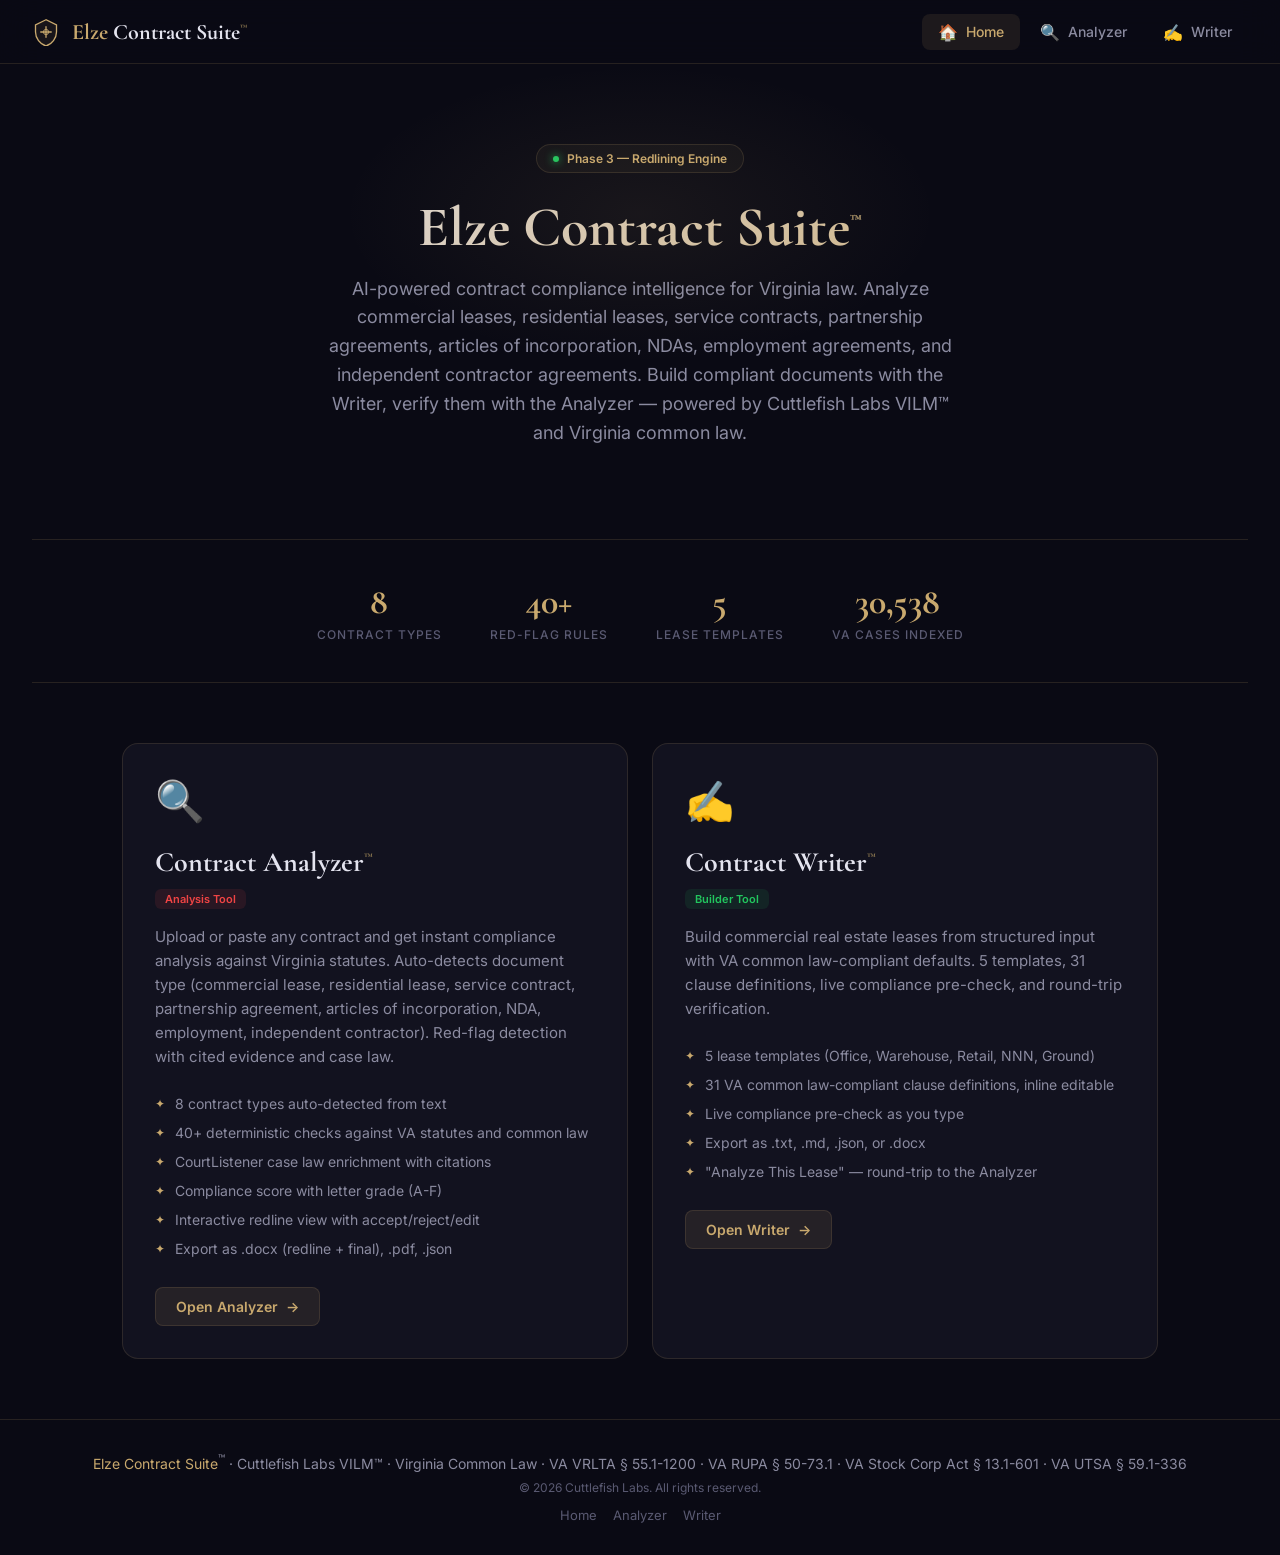
<file: frontend/elze-landing/index.html>
<!DOCTYPE html>
<html lang="en">
<head>
  <meta charset="UTF-8">
  <meta name="viewport" content="width=device-width, initial-scale=1.0">
  <title>Elze Contract Suite™ — Contract Intelligence Platform</title>
  <meta name="description" content="AI-powered contract compliance analysis and document building for Virginia law. Supports commercial leases, residential leases, service contracts, partnership agreements, articles of incorporation, NDAs, employment agreements, and independent contractor agreements. Powered by Cuttlefish Labs VILM™.">
  <link rel="preconnect" href="https://fonts.googleapis.com">
  <link rel="preconnect" href="https://fonts.gstatic.com" crossorigin>
  <link href="https://fonts.googleapis.com/css2?family=Inter:wght@400;500;600;700;800;900&family=Cormorant+Garamond:wght@500;600;700&family=JetBrains+Mono:wght@400;500&display=swap" rel="stylesheet">
  <style>
    :root {
      --bg: #0a0a14;
      --bg-card: #12121f;
      --bg-elevated: #1a1a2e;
      --border: rgba(201,169,110,0.15);
      --border-hover: rgba(201,169,110,0.35);
      --gold: #c9a96e;
      --gold-dim: #8a7650;
      --text: #e4e4ef;
      --text-dim: #8b8ba0;
      --text-faint: #5a5a72;
      --critical: #ef4444;
      --high: #f97316;
      --medium: #eab308;
      --good: #22c55e;
    }
    * { margin: 0; padding: 0; box-sizing: border-box; }
    body {
      background: var(--bg);
      color: var(--text);
      font-family: 'Inter', sans-serif;
      min-height: 100vh;
      overflow-x: hidden;
    }

    /* ── Nav Bar ── */
    .nav {
      position: fixed; top: 0; left: 0; right: 0; z-index: 100;
      background: rgba(10,10,20,0.85);
      backdrop-filter: blur(20px);
      border-bottom: 1px solid var(--border);
      padding: 0 32px;
      height: 64px;
      display: flex; align-items: center; justify-content: space-between;
    }
    .nav-brand {
      display: flex; align-items: center; gap: 12px;
      text-decoration: none;
    }
    .nav-brand svg { width: 28px; height: 28px; }
    .nav-brand-text {
      font-family: 'Cormorant Garamond', serif;
      font-size: 22px; font-weight: 700;
      color: var(--text);
    }
    .nav-brand-text .accent { color: var(--gold); }
    .nav-brand-text sup { font-size: 10px; color: var(--gold-dim); }
    .nav-links {
      display: flex; align-items: center; gap: 4px;
    }
    .nav-link {
      display: flex; align-items: center; gap: 8px;
      padding: 8px 16px;
      border-radius: 8px;
      text-decoration: none;
      color: var(--text-dim);
      font-size: 14px; font-weight: 500;
      transition: all 0.2s;
    }
    .nav-link:hover {
      background: var(--bg-elevated);
      color: var(--text);
    }
    .nav-link.active {
      background: rgba(201,169,110,0.1);
      color: var(--gold);
    }
    .nav-link-icon { font-size: 16px; }

    /* ── Main Content ── */
    .main {
      padding-top: 64px;
      min-height: 100vh;
      display: flex; flex-direction: column;
    }

    /* ── Hero ── */
    .hero {
      padding: 80px 32px 60px;
      text-align: center;
      position: relative;
    }
    .hero-glow {
      position: absolute; top: 0; left: 50%; transform: translateX(-50%);
      width: 600px; height: 300px;
      background: radial-gradient(ellipse at center, rgba(201,169,110,0.08) 0%, transparent 70%);
      pointer-events: none;
    }
    .hero-badge {
      display: inline-flex; align-items: center; gap: 8px;
      padding: 6px 16px;
      border: 1px solid var(--border);
      border-radius: 100px;
      font-size: 12px; font-weight: 600;
      color: var(--gold);
      background: rgba(201,169,110,0.05);
      margin-bottom: 24px;
    }
    .hero-badge-dot {
      width: 6px; height: 6px; border-radius: 50%;
      background: var(--good);
      box-shadow: 0 0 8px var(--good);
    }
    .hero h1 {
      font-family: 'Cormorant Garamond', serif;
      font-size: 56px; font-weight: 700;
      line-height: 1.1;
      margin-bottom: 16px;
      background: linear-gradient(135deg, var(--text) 0%, var(--gold) 100%);
      -webkit-background-clip: text;
      -webkit-text-fill-color: transparent;
      background-clip: text;
    }
    .hero h1 sup { font-size: 16px; color: var(--gold-dim); -webkit-text-fill-color: var(--gold-dim); }
    .hero p {
      font-size: 18px; line-height: 1.6;
      color: var(--text-dim);
      max-width: 640px;
      margin: 0 auto 32px;
    }

    /* ── Tool Cards ── */
    .tools {
      display: grid;
      grid-template-columns: repeat(auto-fit, minmax(380px, 1fr));
      gap: 24px;
      max-width: 1100px;
      margin: 0 auto;
      padding: 0 32px 60px;
    }
    .tool-card {
      background: var(--bg-card);
      border: 1px solid var(--border);
      border-radius: 16px;
      padding: 32px;
      text-decoration: none;
      color: var(--text);
      transition: all 0.3s;
      position: relative;
      overflow: hidden;
    }
    .tool-card::before {
      content: '';
      position: absolute; top: 0; left: 0; right: 0; height: 3px;
      background: linear-gradient(90deg, transparent, var(--gold), transparent);
      opacity: 0; transition: opacity 0.3s;
    }
    .tool-card:hover {
      border-color: var(--border-hover);
      transform: translateY(-4px);
      box-shadow: 0 20px 40px rgba(0,0,0,0.3);
    }
    .tool-card:hover::before { opacity: 1; }
    .tool-card-icon {
      font-size: 40px;
      margin-bottom: 20px;
      display: inline-block;
    }
    .tool-card h2 {
      font-family: 'Cormorant Garamond', serif;
      font-size: 28px; font-weight: 700;
      margin-bottom: 8px;
    }
    .tool-card h2 sup { font-size: 12px; color: var(--gold-dim); }
    .tool-card-tag {
      display: inline-block;
      padding: 3px 10px;
      border-radius: 6px;
      font-size: 11px; font-weight: 600;
      margin-bottom: 16px;
    }
    .tool-card-tag.analyzer { background: rgba(239,68,68,0.1); color: var(--critical); }
    .tool-card-tag.writer { background: rgba(34,197,94,0.1); color: var(--good); }
    .tool-card p {
      font-size: 15px; line-height: 1.6;
      color: var(--text-dim);
      margin-bottom: 20px;
    }
    .tool-card-features {
      list-style: none;
      margin-bottom: 24px;
    }
    .tool-card-features li {
      padding: 6px 0;
      font-size: 14px;
      color: var(--text-dim);
      display: flex; align-items: center; gap: 10px;
    }
    .tool-card-features li::before {
      content: '✦';
      color: var(--gold);
      font-size: 12px;
    }
    .tool-card-cta {
      display: inline-flex; align-items: center; gap: 8px;
      padding: 10px 20px;
      background: rgba(201,169,110,0.1);
      border: 1px solid var(--border);
      border-radius: 8px;
      font-size: 14px; font-weight: 600;
      color: var(--gold);
      transition: all 0.2s;
    }
    .tool-card:hover .tool-card-cta {
      background: rgba(201,169,110,0.15);
      border-color: var(--border-hover);
    }
    .tool-card-cta-arrow { transition: transform 0.2s; }
    .tool-card:hover .tool-card-cta-arrow { transform: translateX(4px); }

    /* ── Stats Bar ── */
    .stats-bar {
      display: flex;
      justify-content: center;
      gap: 48px;
      padding: 40px 32px;
      border-top: 1px solid var(--border);
      border-bottom: 1px solid var(--border);
      margin: 0 32px 60px;
    }
    .stat-item {
      text-align: center;
    }
    .stat-value {
      font-family: 'Cormorant Garamond', serif;
      font-size: 36px; font-weight: 700;
      color: var(--gold);
    }
    .stat-label {
      font-size: 12px; font-weight: 500;
      color: var(--text-faint);
      text-transform: uppercase;
      letter-spacing: 1px;
      margin-top: 4px;
    }

    /* ── Footer ── */
    .footer {
      margin-top: auto;
      padding: 32px;
      text-align: center;
      border-top: 1px solid var(--border);
    }
    .footer-brand {
      font-size: 14px;
      color: var(--text-dim);
      margin-bottom: 8px;
    }
    .footer-brand .gold { color: var(--gold); }
    .footer-legal {
      font-size: 12px;
      color: var(--text-faint);
    }
    .footer-links {
      display: flex; justify-content: center; gap: 16px;
      margin-top: 12px;
    }
    .footer-links a {
      color: var(--text-faint);
      text-decoration: none;
      font-size: 13px;
      transition: color 0.2s;
    }
    .footer-links a:hover { color: var(--gold); }

    @media (max-width: 768px) {
      .nav { padding: 0 16px; }
      .nav-links { gap: 0; }
      .nav-link { padding: 8px 10px; font-size: 13px; }
      .nav-link-text { display: none; }
      .hero { padding: 48px 20px 40px; }
      .hero h1 { font-size: 36px; }
      .hero p { font-size: 15px; }
      .tools { grid-template-columns: 1fr; padding: 0 20px 40px; }
      .stats-bar { gap: 24px; padding: 24px 16px; margin: 0 16px 40px; }
      .stat-value { font-size: 28px; }
    }
  </style>
</head>
<body>

  <!-- ── Navigation Bar ── -->
  <nav class="nav">
    <a href="/elze" class="nav-brand">
      <svg width="28" height="28" viewBox="0 0 32 32" fill="none">
        <path d="M16 2L4 8v8c0 7.2 5.1 13.8 12 16 6.9-2.2 12-8.8 12-16V8L16 2z" stroke="#c9a96e" stroke-width="1.5" fill="rgba(201,169,110,0.08)"/>
        <path d="M16 10v12M10 16h12" stroke="#c9a96e" stroke-width="1.5" stroke-linecap="round"/>
        <circle cx="16" cy="16" r="3" stroke="#c9a96e" stroke-width="1" fill="none"/>
      </svg>
      <span class="nav-brand-text"><span class="accent">Elze</span> Contract Suite<sup>™</sup></span>
    </a>
    <div class="nav-links">
      <a href="/elze" class="nav-link active">
        <span class="nav-link-icon">🏠</span>
        <span class="nav-link-text">Home</span>
      </a>
      <a href="/elze/analyzer" class="nav-link">
        <span class="nav-link-icon">🔍</span>
        <span class="nav-link-text">Analyzer</span>
      </a>
      <a href="/elze/writer" class="nav-link">
        <span class="nav-link-icon">✍️</span>
        <span class="nav-link-text">Writer</span>
      </a>
    </div>
  </nav>

  <!-- ── Main Content ── -->
  <main class="main">

    <!-- Hero -->
    <section class="hero">
      <div class="hero-glow"></div>
      <div class="hero-badge">
        <span class="hero-badge-dot"></span>
        Phase 3 — Redlining Engine
      </div>
      <h1>Elze Contract Suite<sup>™</sup></h1>
      <p>AI-powered contract compliance intelligence for Virginia law. Analyze commercial leases, residential leases, service contracts, partnership agreements, articles of incorporation, NDAs, employment agreements, and independent contractor agreements. Build compliant documents with the Writer, verify them with the Analyzer — powered by Cuttlefish Labs VILM™ and Virginia common law.</p>
    </section>

    <!-- Stats Bar -->
    <div class="stats-bar">
      <div class="stat-item">
        <div class="stat-value">8</div>
        <div class="stat-label">Contract Types</div>
      </div>
      <div class="stat-item">
        <div class="stat-value">40+</div>
        <div class="stat-label">Red-Flag Rules</div>
      </div>
      <div class="stat-item">
        <div class="stat-value">5</div>
        <div class="stat-label">Lease Templates</div>
      </div>
      <div class="stat-item">
        <div class="stat-value">30,538</div>
        <div class="stat-label">VA Cases Indexed</div>
      </div>
    </div>

    <!-- Tool Cards -->
    <section class="tools">
      <a href="/elze/analyzer" class="tool-card">
        <span class="tool-card-icon">🔍</span>
        <h2>Contract Analyzer<sup>™</sup></h2>
        <span class="tool-card-tag analyzer">Analysis Tool</span>
        <p>Upload or paste any contract and get instant compliance analysis against Virginia statutes. Auto-detects document type (commercial lease, residential lease, service contract, partnership agreement, articles of incorporation, NDA, employment, independent contractor). Red-flag detection with cited evidence and case law.</p>
        <ul class="tool-card-features">
          <li>8 contract types auto-detected from text</li>
          <li>40+ deterministic checks against VA statutes and common law</li>
          <li>CourtListener case law enrichment with citations</li>
          <li>Compliance score with letter grade (A-F)</li>
          <li>Interactive redline view with accept/reject/edit</li>
          <li>Export as .docx (redline + final), .pdf, .json</li>
        </ul>
        <span class="tool-card-cta">
          Open Analyzer <span class="tool-card-cta-arrow">→</span>
        </span>
      </a>

      <a href="/elze/writer" class="tool-card">
        <span class="tool-card-icon">✍️</span>
        <h2>Contract Writer<sup>™</sup></h2>
        <span class="tool-card-tag writer">Builder Tool</span>
        <p>Build commercial real estate leases from structured input with VA common law-compliant defaults. 5 templates, 31 clause definitions, live compliance pre-check, and round-trip verification.</p>
        <ul class="tool-card-features">
          <li>5 lease templates (Office, Warehouse, Retail, NNN, Ground)</li>
          <li>31 VA common law-compliant clause definitions, inline editable</li>
          <li>Live compliance pre-check as you type</li>
          <li>Export as .txt, .md, .json, or .docx</li>
          <li>"Analyze This Lease" — round-trip to the Analyzer</li>
        </ul>
        <span class="tool-card-cta">
          Open Writer <span class="tool-card-cta-arrow">→</span>
        </span>
      </a>
    </section>

    <!-- Footer -->
    <footer class="footer">
      <div class="footer-brand">
        <span class="gold">Elze Contract Suite</span><sup>™</sup> · Cuttlefish Labs VILM™ · Virginia Common Law · VA VRLTA § 55.1-1200 · VA RUPA § 50-73.1 · VA Stock Corp Act § 13.1-601 · VA UTSA § 59.1-336
      </div>
      <div class="footer-legal">
        © 2026 Cuttlefish Labs. All rights reserved.
      </div>
      <div class="footer-links">
        <a href="/elze">Home</a>
        <a href="/elze/analyzer">Analyzer</a>
        <a href="/elze/writer">Writer</a>
      </div>
    </footer>

  </main>

</body>
</html>
</file>
